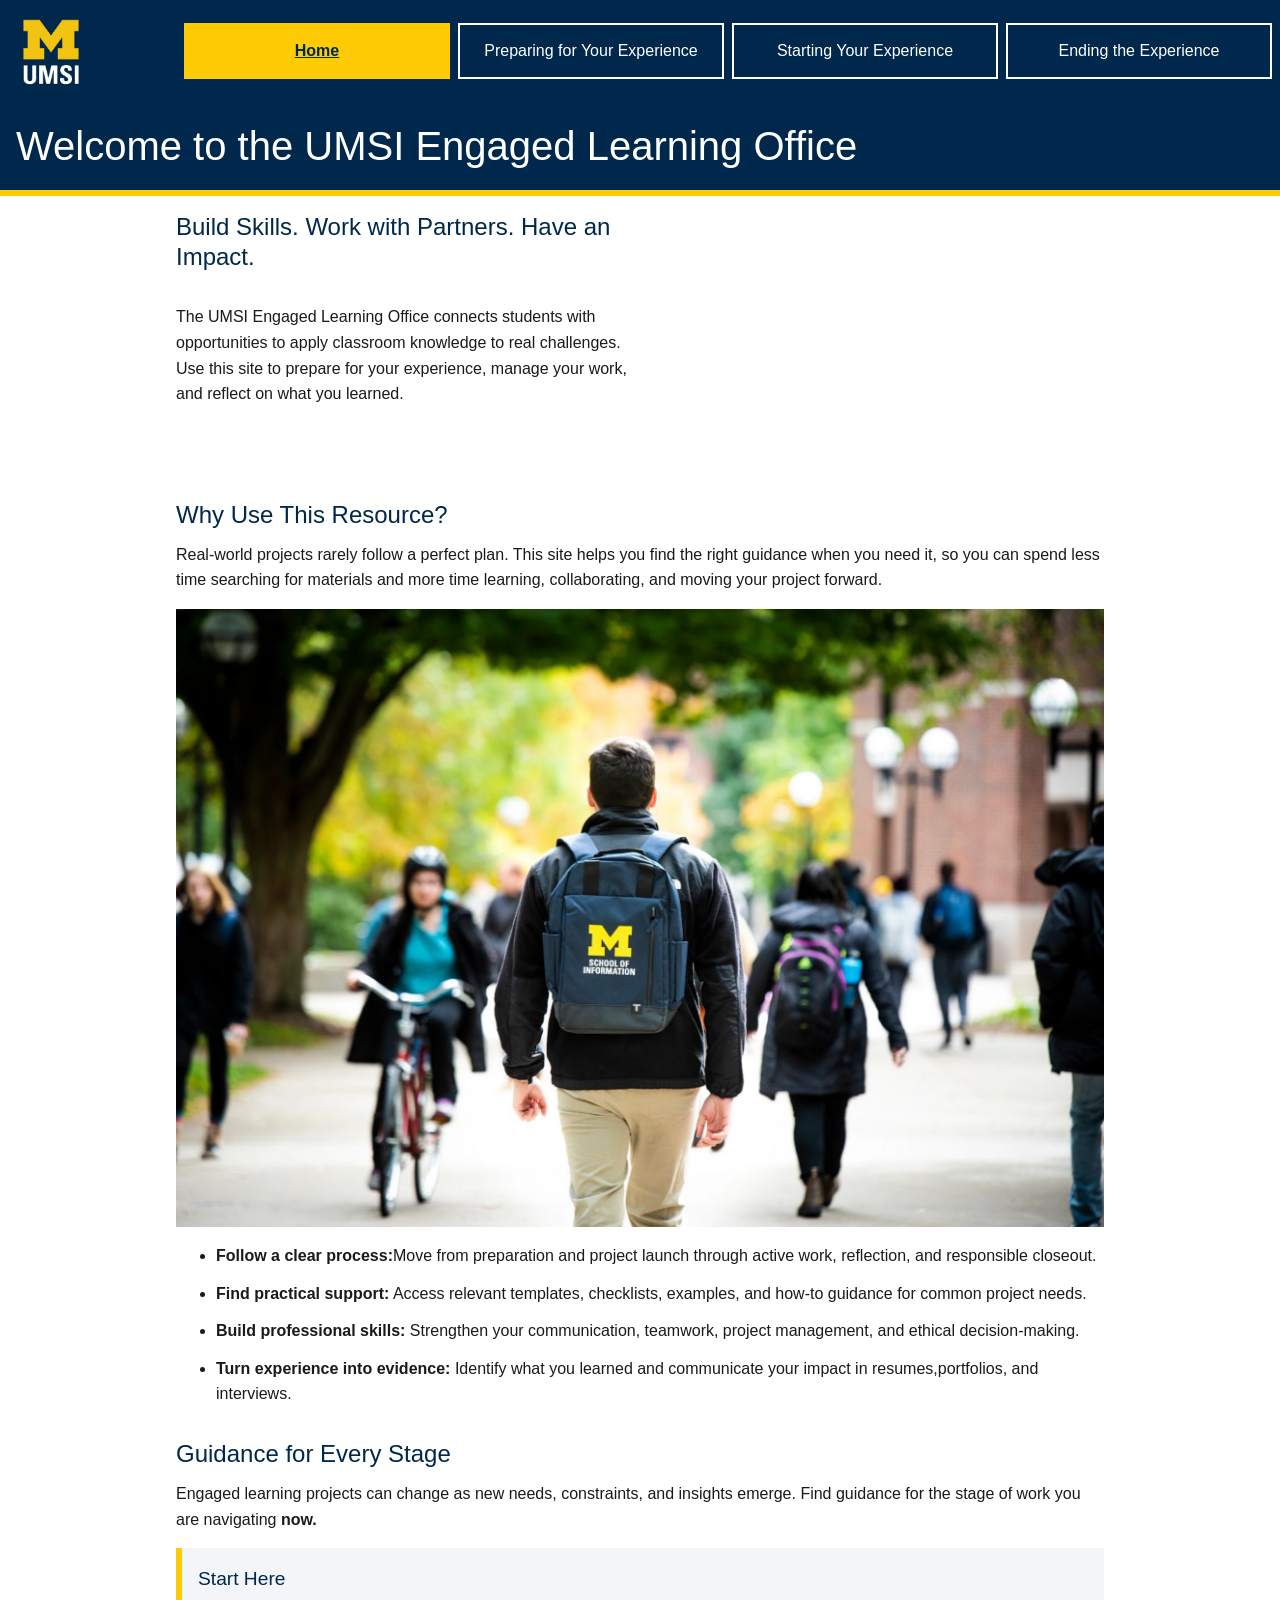
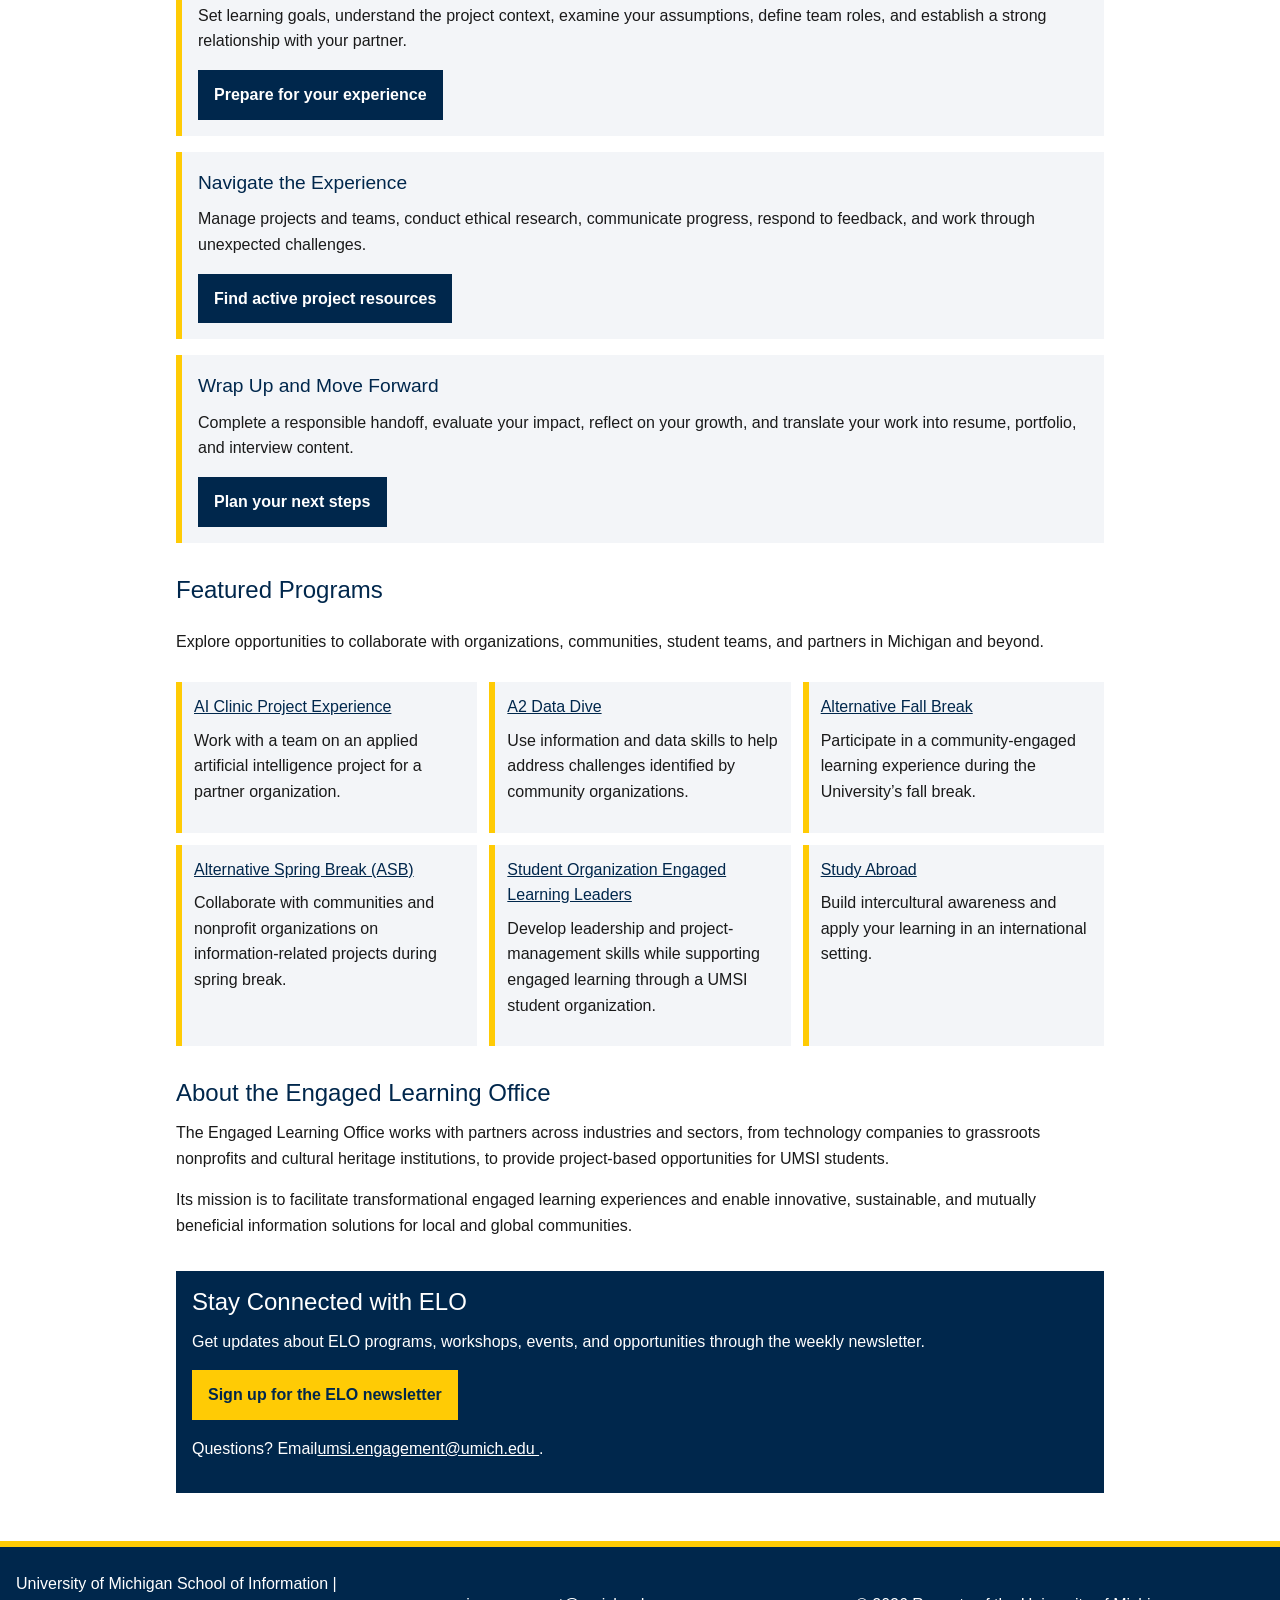
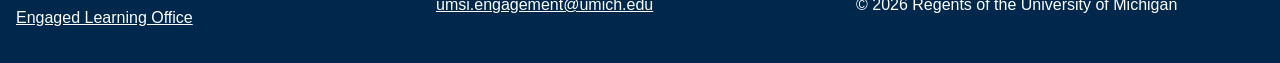
<file: index.html>
<!DOCTYPE html>
<html lang="en">
<head>
    <meta charset="UTF-8">
    <meta name="viewport" content="width=device-width, initial-scale=1.0">
    <title>Engaged Learning Resources | UMSI</title>

    <link rel="stylesheet" href="css/html5reset.css">
    <link rel="stylesheet" href="css/style.css">

</head>
<body>
    <header>
  <a href = "#main">Skip to Main Content</a>
        <img src="images/UMSI_signature_vertical_informal_solidblue.jpg" alt="UMSI Logo">
        <nav aria-label="Main">
          <button type="button" aria-expanded="false" aria-controls="menu" aria-label="menu">☰</button>  <!-- https://www.youtube.com/watch?v=pBv7igaxfQE helped me make the hamburger menu and make it accessible-->
          <ul id="menu">
              <li><a href="index.html" aria-current="page">Home</a></li>
              <li><a href="preparing.html">Preparing for Your Experience</a></li>
              <li><a href="starting.html">Starting Your Experience</a></li>
              <li><a href="ending.html">Ending the Experience</a></li>
          </ul>
      </nav>
    <h1>Welcome to the UMSI Engaged Learning Office</h1>

    </header>
    <main id="main">
    <section>
      <h2>Build Skills. Work with Partners. Have an Impact.</h2>
      <p>
       The UMSI Engaged Learning Office connects students with opportunities to apply classroom knowledge to real challenges. Use this site to prepare for your experience, manage your work, and reflect on what you learned.
      </p>

      <iframe src="https://www.youtube.com/embed/81ZO9RfIJEQ?si=tBp82YWZMl1u7CVS" title="YouTube video player" allow="accelerometer; autoplay; clipboard-write; encrypted-media; gyroscope; picture-in-picture; web-share" referrerpolicy="strict-origin-when-cross-origin" allowfullscreen></iframe>
         <!-- Note: this iframe might cause an Axe ARIA error - that's not on you that's on YouTube! -->
    </section>

<section>
    <h2>Why Use This Resource?</h2>

    <p>Real-world projects rarely follow a perfect plan. This site helps you find the right guidance when you need it, so you can spend less time searching for materials and more time learning, collaborating, and moving your project forward.
    </p>
        <img src="images/student-backpack.png" alt="A student wears a UMSI backpack in fall on the drag.">
    <ul>
        <li><strong>Follow a clear process:</strong>Move from preparation and project launch through active work, reflection, and responsible closeout.</li>
        <li><strong>Find practical support:</strong> Access relevant templates, checklists, examples, and how-to guidance for common project needs.</li>
        <li><strong>Build professional skills:</strong> Strengthen your communication, teamwork, project management, and ethical decision-making.</li>
        <li><strong>Turn experience into evidence:</strong> Identify what you learned and communicate your impact in resumes,portfolios, and interviews.</li>
    </ul>
</section>

 <section class="guidance">
    <h2>Guidance for Every Stage</h2>
    <p>Engaged learning projects can change as new needs, constraints, and insights emerge. Find guidance for the stage of work you are navigating <strong>now.</strong></p>
    <article>
      <h3>Start Here</h3>
      <p>Set learning goals, understand the project context, examine your assumptions, define team roles, and establish a strong relationship with your partner.</p>
      <a href="preparing.html">Prepare for your experience</a>
    </article>

    <article>
      <h3>Navigate the Experience</h3>
      <p>Manage projects and teams, conduct ethical research, communicate progress, respond to feedback, and work through unexpected challenges.</p>
      <a href="starting.html">Find active project resources</a>
    </article>

    <article>
      <h3>Wrap Up and Move Forward</h3>
      <p>Complete a responsible handoff, evaluate your impact, reflect on your growth, and translate your work into resume, portfolio, and interview content.</p>
      <a href="ending.html">Plan your next steps</a>
    </article>
  </section>

   <section class="programs">
    <h2>Featured Programs</h2>
    <p>Explore opportunities to collaborate with organizations, communities, student teams, and partners in Michigan and beyond.</p>
    <article>
    <h3><a href="https://mcompass.umich.edu/_portal/tds-program-brochure?programid=12810">AI Clinic Project Experience</a></h3>
    <p>Work with a team on an applied artificial intelligence project for a partner organization.</p>
    </article>

    <article>
    <h3><a href="https://mcompass.umich.edu/_portal/tds-program-brochure?programid=12556">A2 Data Dive</a></h3>
    <p>Use information and data skills to help address challenges identified by community organizations.</p>
    </article>

     <article>
      <h3><a href="https://mcompass.umich.edu/_portal/tds-program-brochure?programid=11297">Alternative Fall Break</a></h3>
      <p>Participate in a community-engaged learning experience during the University’s fall break.</p>
    </article>

    <article>
      <h3><a href="https://mcompass.umich.edu/_portal/tds-program-brochure?programid=10621">Alternative Spring Break (ASB)</a></h3>
       <p>Collaborate with communities and nonprofit organizations on information-related projects during spring break.</p>
    </article>

    <article>
      <h3><a href="https://mcompass.umich.edu/_portal/tds-program-brochure?programid=12294">Student Organization Engaged Learning Leaders</a></h3>
       <p>Develop leadership and project-management skills while supporting engaged learning through a UMSI student organization.</p>
    </article>

    <article>
      <h3><a href="https://www.si.umich.edu/student-life/study-abroad">Study Abroad</a></h3>
      <p>Build intercultural awareness and apply your learning in an international setting. </p>
    </article>
   </section>
  <section>
    <h2>About the Engaged Learning Office</h2>
    <p>The Engaged Learning Office works with partners across industries and sectors, from technology companies to grassroots nonprofits and cultural heritage institutions, to provide project-based opportunities for UMSI students.</p>
    <p>Its mission is to facilitate transformational engaged learning experiences and enable innovative, sustainable, and mutually beneficial information solutions for local and global communities.</p>
  </section>
  <aside>
    <h2>Stay Connected with ELO</h2>
    <p>Get updates about ELO programs, workshops, events, and opportunities through the weekly newsletter.</p>
    <div>
       <a href="https://umsi.info/elo-newsletter"> Sign up for the ELO newsletter</a>
    </div>
    <p>Questions? Email<a href="mailto:umsi.engagement@umich.edu">umsi.engagement@umich.edu </a>.</p>
  </aside>


        <!-- Content taken & modified from UMGPT with the prompt, "Write me a webpage of intro content to help meet the following requirements - this is for the home page": and then pasted in the client objectives & project requirements"
        UMGPT. (2026). UMGPT ( GPT-5.6 Sol September 7th version) [Large language model]. -->
    </main>
    <footer>
        <p>University of Michigan School of Information | <a href="https://www.si.umich.edu/programs/engaged-learning/about-engaged-learning-office">Engaged Learning Office </a></p>
      <address>
        <a href="mailto:umsi.engagement@umich.edu">umsi.engagement@umich.edu</a>
      </address>
      <p>&copy; <span id="year"></span> Regents of the University of Michigan</p>
    </footer>
    <script src="script.js"></script>
</body>
</html>
</file>
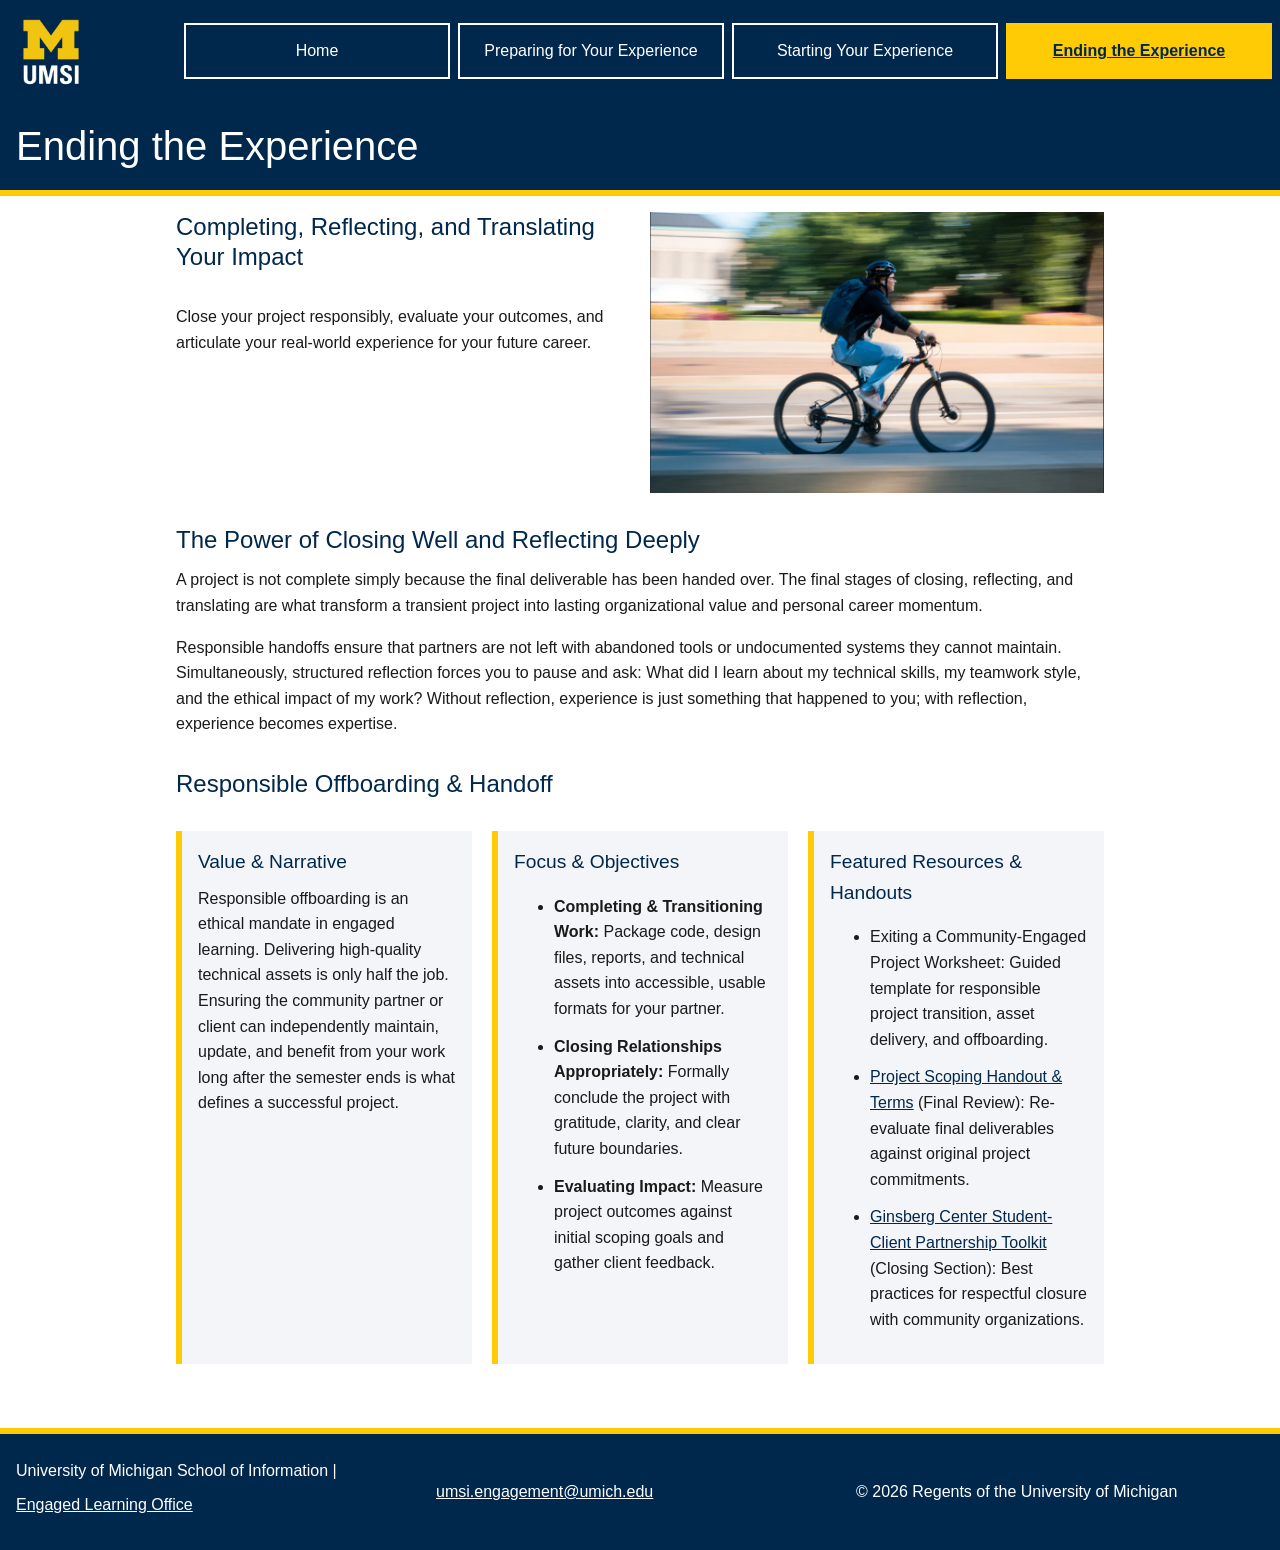
<file: ending.html>
<!DOCTYPE html>
<html lang="en">
<head>
    <meta charset="UTF-8">
    <meta name="viewport" content="width=device-width, initial-scale=1.0">
    <title>Ending the Experience | UMSI</title>
    <link rel="stylesheet" href="css/html5reset.css">
    <link rel="stylesheet" href="css/style.css">
</head>
<body>
    <header>
  <a href = "#main">Skip to Main Content</a>
        <img src="images/UMSI_signature_vertical_informal_solidblue.jpg" alt="UMSI Logo">
        <nav aria-label="Main">
          <button type="button" aria-expanded="false" aria-controls="menu" aria-label="menu">☰</button>  <!-- https://www.youtube.com/watch?v=pBv7igaxfQE helped me make the hamburger menu and make it accessible-->
          <ul id="menu">
              <li><a href="index.html">Home</a></li>
              <li><a href="preparing.html">Preparing for Your Experience</a></li>
              <li><a href="starting.html">Starting Your Experience</a></li>
              <li><a href="ending.html" aria-current="page">Ending the Experience</a></li>
          </ul>
      </nav>
    <h1>Ending the Experience</h1>

    </header>
    <main id="main">

<section>
  <h2>Completing, Reflecting, and Translating Your Impact</h2>
  <p>Close your project responsibly, evaluate your outcomes, and articulate your real-world experience for your future career.</p>
  <img src="images/student-biking.png" alt="A student rides a bicycle along a campus path past trees in autumn." width="400">
</section>

<section>
  <h2>The Power of Closing Well and Reflecting Deeply</h2>
  <p>A project is not complete simply because the final deliverable has been handed over. The final stages of closing, reflecting, and translating are what transform a transient project into lasting organizational value and personal career momentum.</p>
  <p>Responsible handoffs ensure that partners are not left with abandoned tools or undocumented systems they cannot maintain. Simultaneously, structured reflection forces you to pause and ask: What did I learn about my technical skills, my teamwork style, and the ethical impact of my work? Without reflection, experience is just something that happened to you; with reflection, experience becomes expertise.</p>
</section>

<section class="twocollumn">
  <h2>Responsible Offboarding &amp; Handoff</h2>
  <article>
    <h3>Value &amp; Narrative</h3>
    <p>Responsible offboarding is an ethical mandate in engaged learning. Delivering high-quality technical assets is only half the job. Ensuring the community partner or client can independently maintain, update, and benefit from your work long after the semester ends is what defines a successful project.</p>
  </article>

  <article>
    <h3>Focus &amp; Objectives</h3>
    <ul>
      <li><strong>Completing &amp; Transitioning Work:</strong> Package code, design files, reports, and technical assets into accessible, usable formats for your partner.</li>
      <li><strong>Closing Relationships Appropriately:</strong> Formally conclude the project with gratitude, clarity, and clear future boundaries.</li>
      <li><strong>Evaluating Impact:</strong> Measure project outcomes against initial scoping goals and gather client feedback.</li>
    </ul>
  </article>

  <article>
    <h3>Featured Resources &amp; Handouts</h3>
    <ul>
      <li>Exiting a Community-Engaged Project Worksheet: Guided template for responsible project transition, asset delivery, and offboarding.</li>
      <li><a href="https://docs.google.com/document/d/1TrEDolwmOIlXgYgAP9VvlOGoYOwFfe6KxzZOgZSVYVw/edit?usp=drive_link">Project Scoping Handout &amp; Terms</a> (Final Review): Re-evaluate final deliverables against original project commitments.</li>
      <li><a href="https://ginsberg.umich.edu/node/135">Ginsberg Center Student-Client Partnership Toolkit</a> (Closing Section): Best practices for respectful closure with community organizations.</li>
    </ul>
  </article>
</section>

    </main>
    <footer>
        <p>University of Michigan School of Information | <a href="https://www.si.umich.edu/programs/engaged-learning/about-engaged-learning-office">Engaged Learning Office </a></p>
      <address>
        <a href="mailto:umsi.engagement@umich.edu">umsi.engagement@umich.edu</a>
      </address>
      <p>&copy; <span id="year"></span> Regents of the University of Michigan</p>
    </footer>
    <script src="script.js"></script>
</body>
</html>
</file>
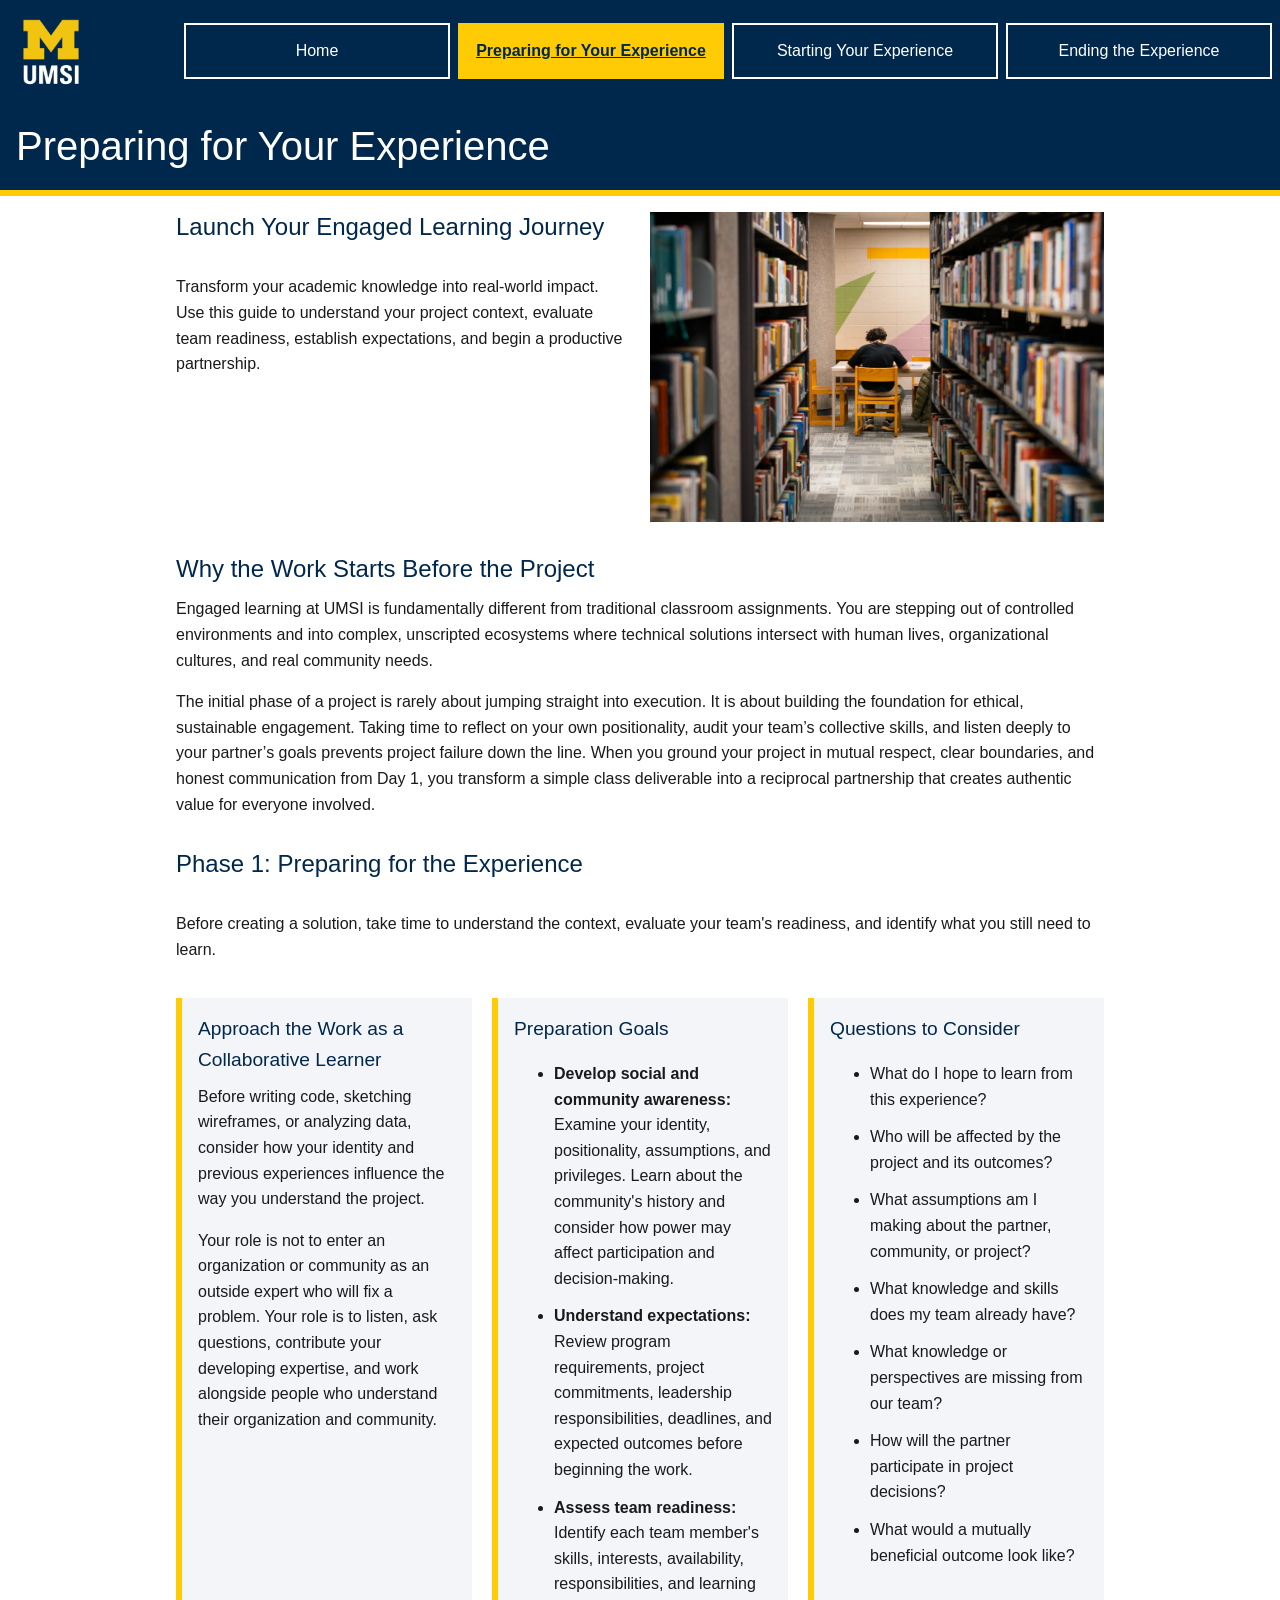
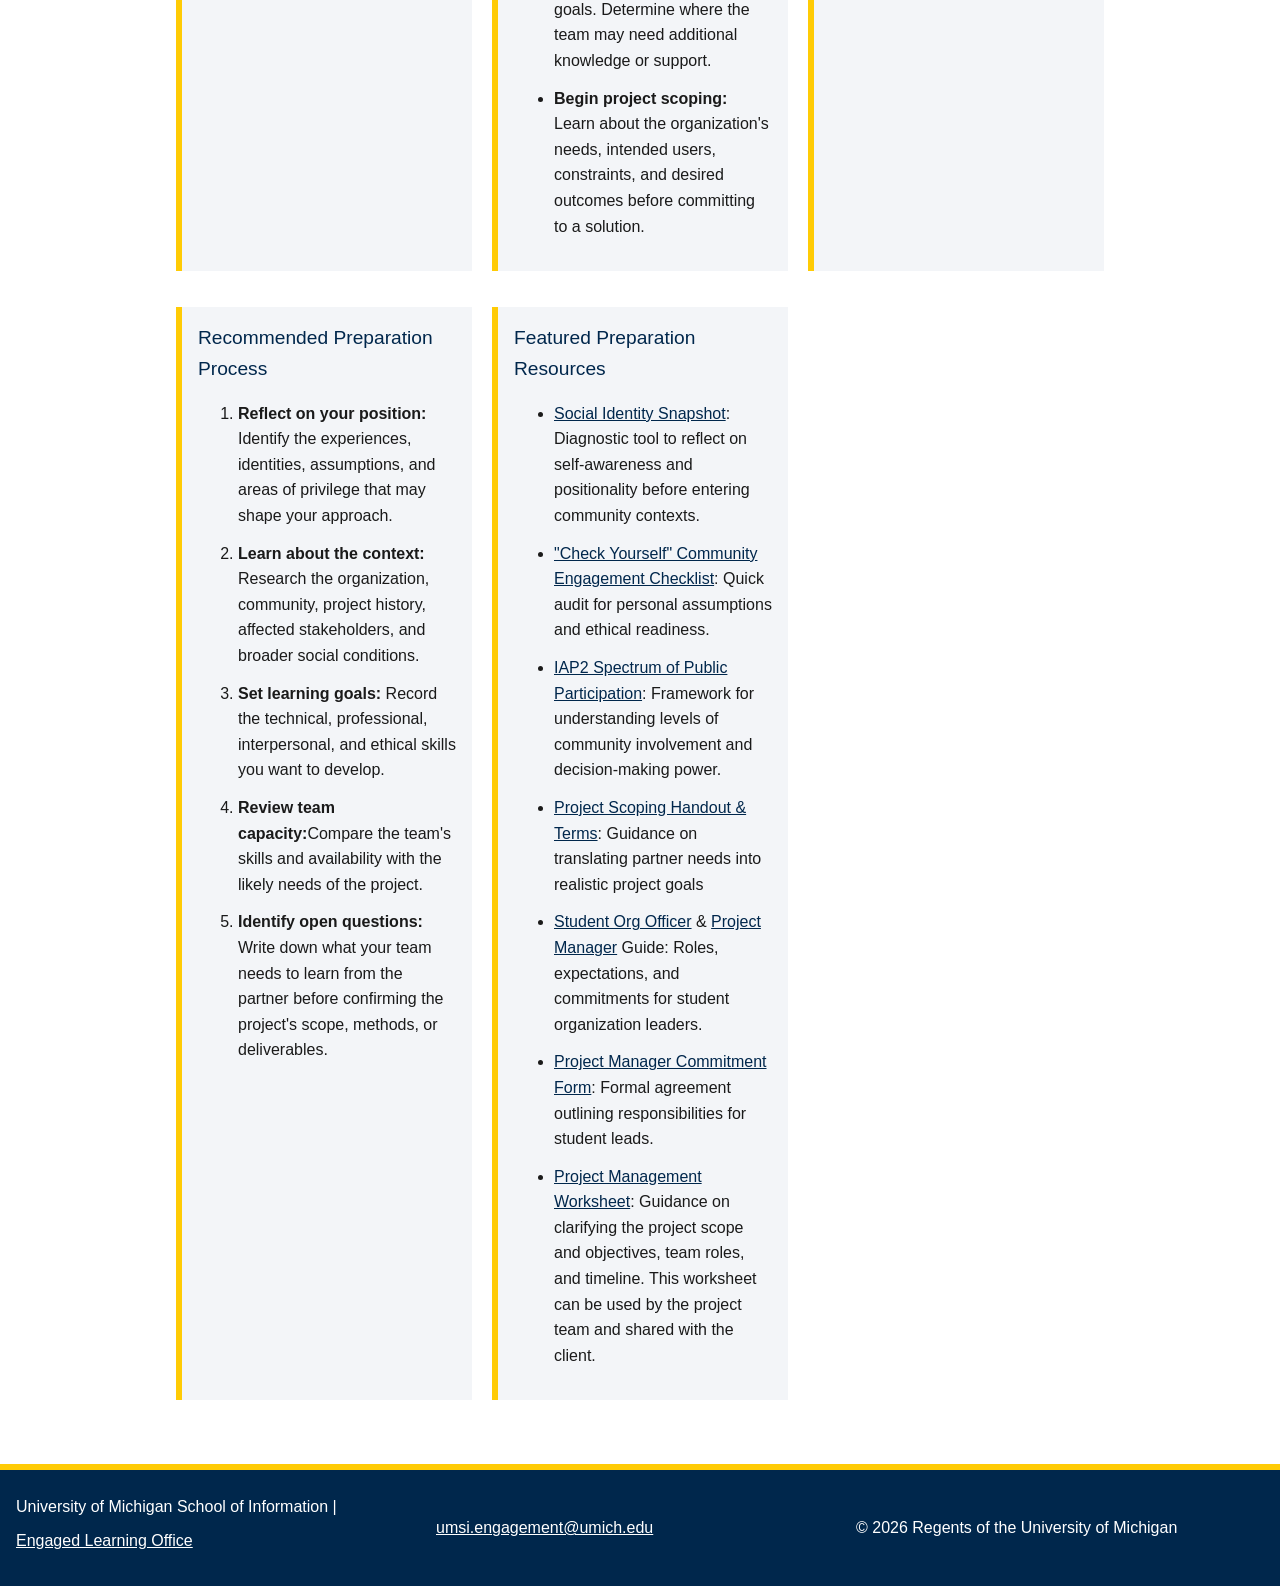
<file: preparing.html>
<!DOCTYPE html>
<html lang="en">
<head>
    <meta charset="UTF-8">
    <meta name="viewport" content="width=device-width, initial-scale=1.0">
    <title>Preparing for Your Experience | UMSI</title>
    <link rel="stylesheet" href="css/html5reset.css">
    <link rel="stylesheet" href="css/style.css">

</head>
<body>
    <header>

  <a href = "#main">Skip to Main Content</a>
        <img src="images/UMSI_signature_vertical_informal_solidblue.jpg" alt="UMSI Logo">
        <nav aria-label="Main">
          <button type="button" aria-expanded="false" aria-controls="menu" aria-label="menu">☰</button>  <!-- https://www.youtube.com/watch?v=pBv7igaxfQE helped me make the hamburger menu and make it accessible-->
          <ul id="menu">
              <li><a href="index.html">Home</a></li>
              <li><a href="preparing.html" aria-current="page">Preparing for Your Experience</a></li>
              <li><a href="starting.html">Starting Your Experience</a></li>
              <li><a href="ending.html">Ending the Experience</a></li>
          </ul>
      </nav>
    <h1>Preparing for Your Experience</h1>
  </header>
<main id="main">
  
<section>
  <h2>Launch Your Engaged Learning Journey</h2>
  <p>Transform your academic knowledge into real-world impact. Use this guide to understand your project context, evaluate team readiness, establish expectations, and begin a productive partnership.</p>
  <img src="images/student-library.png" alt="A student sits alone at a table between library shelves, taking notes." width="400">
</section>

<section>
  <h2>Why the Work Starts Before the Project</h2>
  <p>Engaged learning at UMSI is fundamentally different from traditional classroom assignments. You are stepping out of controlled environments and into complex, unscripted ecosystems where technical solutions intersect with human lives, organizational cultures, and real community needs.</p>
  <p>The initial phase of a project is rarely about jumping straight into execution. It is about building the foundation for ethical, sustainable engagement. Taking time to reflect on your own positionality, audit your team’s collective skills, and listen deeply to your partner’s goals prevents project failure down the line. When you ground your project in mutual respect, clear boundaries, and honest communication from Day 1, you transform a simple class deliverable into a reciprocal partnership that creates authentic value for everyone involved.</p>


</section>

<section class="twocollumn">
  <h2>Phase 1: Preparing for the Experience</h2>
  <p>Before creating a solution, take time to understand the context, evaluate your team's readiness, and identify what you still need to learn.</p>
  <article>
    <h3>Approach the Work as a Collaborative Learner</h3>
    <p>Before writing code, sketching wireframes, or analyzing data, consider how your identity and previous experiences influence the way you understand the project.</p>
    <p>Your role is not to enter an organization or community as an outside expert who will fix a problem. Your role is to listen, ask questions, contribute your developing expertise, and work alongside people who understand their organization and community.</p>
  </article>

  <article>
    <h3>Preparation Goals</h3>
    <ul>
      <li><strong>Develop social and community awareness:</strong> Examine your identity, positionality, assumptions, and privileges. Learn about the community's history and consider how power may affect participation and decision-making.
      </li>
      <li><strong>Understand expectations:</strong> Review program requirements, project commitments, leadership responsibilities, deadlines, and expected outcomes before beginning the work.</li>
      <li><strong>Assess team readiness:</strong> Identify each team member's skills, interests, availability, responsibilities, and learning goals. Determine where the team may need additional knowledge or support.</li>
      <li><strong>Begin project scoping:</strong> Learn about the organization's needs, intended users, constraints, and desired outcomes before committing to a solution.
      </li>
    </ul>
  </article>

  <article>
    <h3>Questions to Consider</h3>
    <ul>
      <li>What do I hope to learn from this experience?</li>
      <li>Who will be affected by the project and its outcomes?</li>
      <li>What assumptions am I making about the partner, community, or project?</li>
      <li>What knowledge and skills does my team already have?</li>
      <li>What knowledge or perspectives are missing from our team?</li>
      <li>How will the partner participate in project decisions?</li>
      <li>What would a mutually beneficial outcome look like?</li>
    </ul>
  </article>

  <article>
    <h3>Recommended Preparation Process</h3>
    <ol>
      <li><strong>Reflect on your position:</strong> Identify the experiences, identities, assumptions, and areas of privilege that may shape your approach.</li>
      <li><strong>Learn about the context:</strong> Research the organization, community, project history, affected stakeholders, and broader social conditions.</li>
      <li><strong>Set learning goals:</strong> Record the technical, professional, interpersonal, and ethical skills you want to develop.</li>
      <li><strong>Review team capacity:</strong>Compare the team's skills and availability with the likely needs of the project. </li>
      <li><strong>Identify open questions:</strong> Write down what your team needs to learn from the partner before confirming the project's scope, methods, or deliverables.
      </li>
    </ol>
  </article>

  <article>
    <h3>Featured Preparation Resources</h3>
    <ul>
      <li><a href="https://sites.lsa.umich.edu/equitable-teaching/social-identity-snapshot">Social Identity Snapshot</a>: Diagnostic tool to reflect on self-awareness and positionality before entering community contexts.</li>
      <li><a href="https://docs.google.com/document/d/1Qt9YeStVwDHjwJhOLAz42JSNQR2lFMurdUtxtdrGkuc/edit?tab=t.0#heading=h.ch0bvccjkrzn">"Check Yourself" Community Engagement Checklist</a>: Quick audit for personal assumptions and ethical readiness.</li>
      <li><a href="https://drive.google.com/file/d/1zc1RNlrDxV51-muOERdDTnINQcquJpOA/view?usp=sharing">IAP2 Spectrum of Public Participation</a>: Framework for understanding levels of community involvement and decision-making power.</li>
      <li><a href="https://docs.google.com/document/d/1TrEDolwmOIlXgYgAP9VvlOGoYOwFfe6KxzZOgZSVYVw/edit?usp=drive_link">Project Scoping Handout & Terms</a>: Guidance on translating partner needs into realistic project goals</li>
      <li><a href="https://docs.google.com/document/d/1AexsV_JeSd0kRUBbcifZpfBu6y6Zi8Y0iJScp1I3gkM/edit?usp=drive_link">Student Org Officer</a> & <a href="https://docs.google.com/document/u/0/d/1uwOOS0TrXWzcSShj8DUFpckWo0t1UNu_Q7WVbZnLhX0/edit">Project Manager</a> Guide: Roles, expectations, and commitments for student organization leaders.</li>
      <li><a href="https://docs.google.com/document/d/1U4lCNGyWKJ3C2i_VgFqAR45Z4zF1FehuthuqT-M2wdI/edit?usp=drive_link">Project Manager Commitment Form</a>: Formal agreement outlining responsibilities for student leads.</li>
      <li><a href="https://docs.google.com/document/d/1twc-7TYWmb_PNrOBiDI1NuJqJAuhluTICr22GRd_NLc/edit?usp=drive_link">Project Management Worksheet</a>: Guidance on clarifying the project scope and objectives, team roles, and timeline. This worksheet can be used by the project team and shared with the client.</li>
    </ul>
  </article>
</section>
<!-- Content taken & modified from UMGPT with the prompt, "for the same content write me some intro content and resources for a prep page using the ELO content below" - this was after I had asked for content for the home page. " UMGPT. (2026). UMGPT ( GPT-5.6 Sol September 7th version) [Large language model]. -->
</main>
<footer>
        <p>University of Michigan School of Information | <a href="https://www.si.umich.edu/programs/engaged-learning/about-engaged-learning-office">Engaged Learning Office </a></p>
      <address>
        <a href="mailto:umsi.engagement@umich.edu">umsi.engagement@umich.edu</a>
      </address>
      <p>&copy; <span id="year"></span> Regents of the University of Michigan</p>
    </footer>
    <script src="script.js"></script>
</body>

</html>
</file>
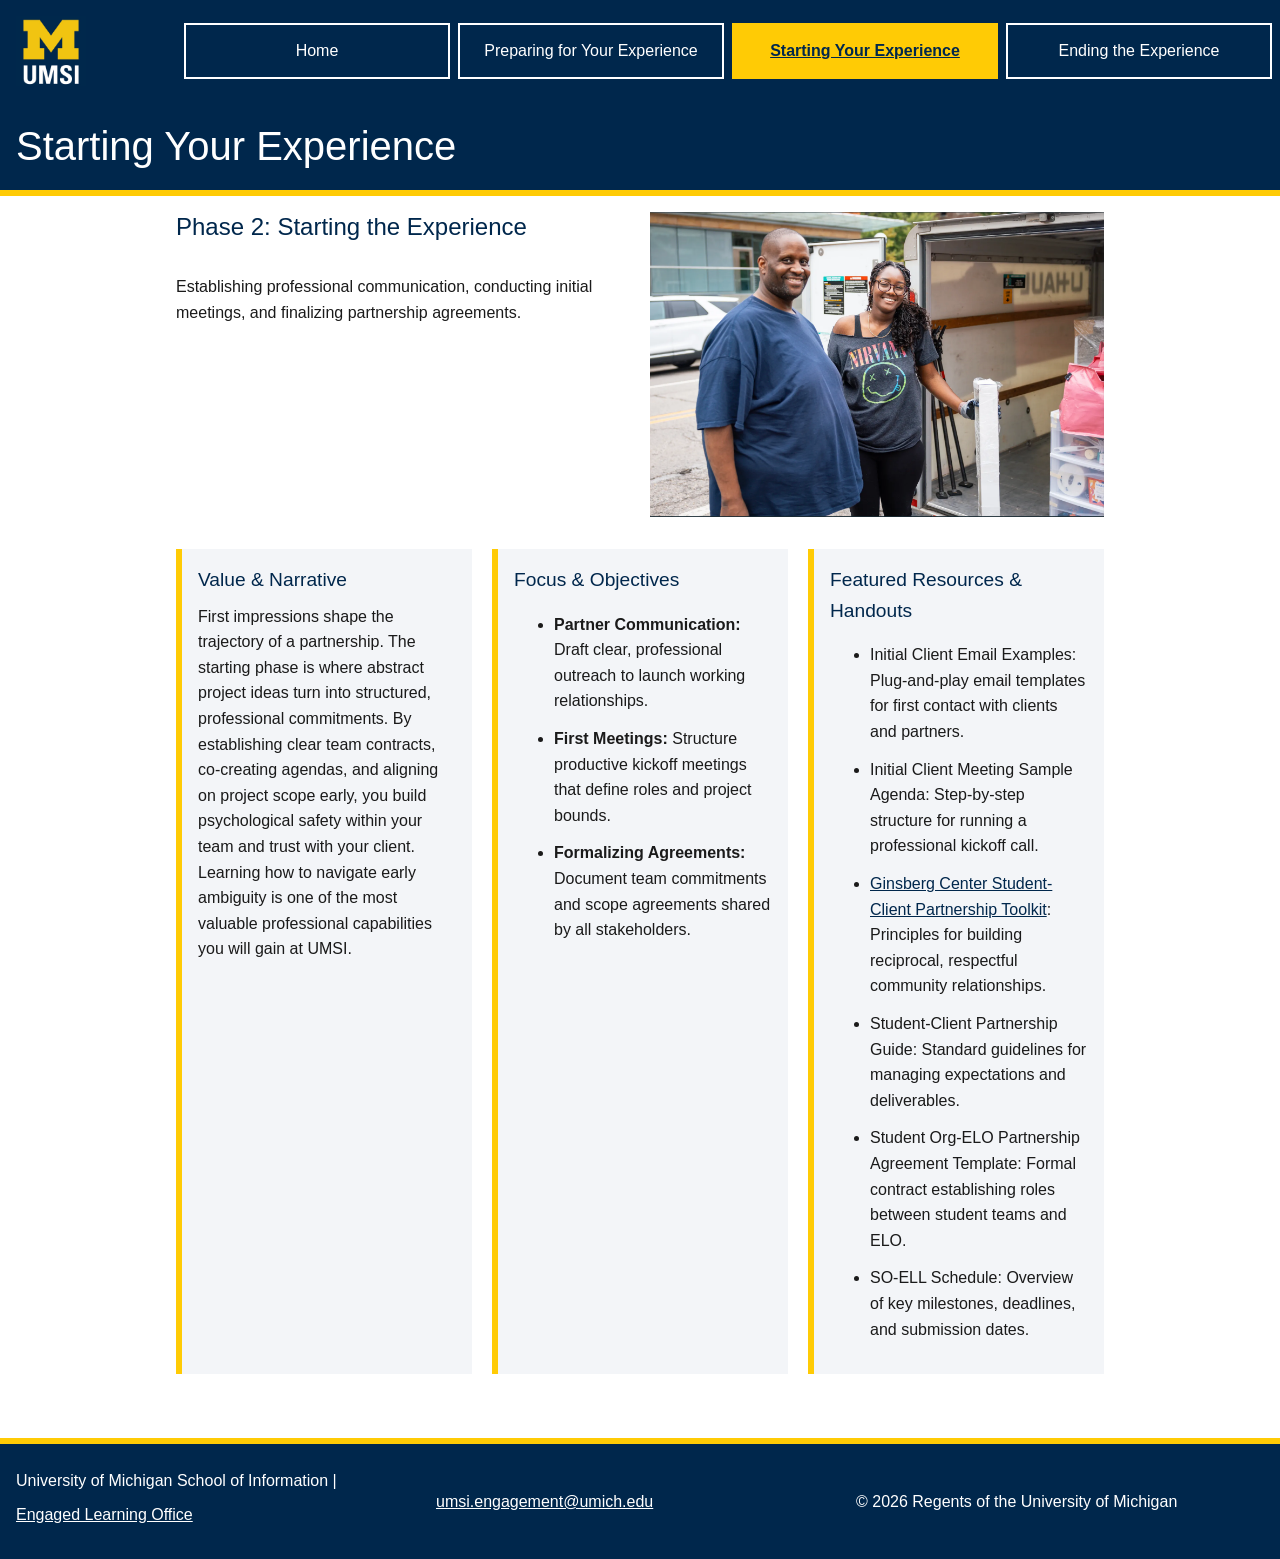
<file: starting.html>
<!DOCTYPE html>
<html lang="en">
<head>
    <meta charset="UTF-8">
    <meta name="viewport" content="width=device-width, initial-scale=1.0">
    <title>Starting Your Experience | UMSI</title>

    <link rel="stylesheet" href="css/html5reset.css">
    <link rel="stylesheet" href="css/style.css">
</head>
<body>

    <header>
  <a href = "#main">Skip to Main Content</a>
        <img src="images/UMSI_signature_vertical_informal_solidblue.jpg" alt="UMSI Logo">
        <nav aria-label="Main">
          <button type="button" aria-expanded="false" aria-controls="menu" aria-label="menu">☰</button>  <!-- https://www.youtube.com/watch?v=pBv7igaxfQE helped me make the hamburger menu and make it accessible-->
          <ul id="menu">
              <li><a href="index.html">Home</a></li>
              <li><a href="preparing.html">Preparing for Your Experience</a></li>
              <li><a href="starting.html" aria-current="page">Starting Your Experience</a></li>
              <li><a href="ending.html">Ending the Experience</a></li>
          </ul>
      </nav>
    <h1>Starting Your Experience</h1>

    </header>
    <main id="main">

<section>
  <h2>Phase 2: Starting the Experience</h2>
  <p>Establishing professional communication, conducting initial meetings, and finalizing partnership agreements.</p>
  <img src="images/student-movein.png" alt="Students walk with backpacks through a large hall with a vaulted wood ceiling during move-in." width="400">
</section>

<section class="twocollumn">
  <article>
    <h3>Value &amp; Narrative</h3>
    <p>First impressions shape the trajectory of a partnership. The starting phase is where abstract project ideas turn into structured, professional commitments. By establishing clear team contracts, co-creating agendas, and aligning on project scope early, you build psychological safety within your team and trust with your client. Learning how to navigate early ambiguity is one of the most valuable professional capabilities you will gain at UMSI.</p>
  </article>

  <article>
    <h3>Focus &amp; Objectives</h3>
    <ul>
      <li><strong>Partner Communication:</strong> Draft clear, professional outreach to launch working relationships.</li>
      <li><strong>First Meetings:</strong> Structure productive kickoff meetings that define roles and project bounds.</li>
      <li><strong>Formalizing Agreements:</strong> Document team commitments and scope agreements shared by all stakeholders.</li>
    </ul>
  </article>

  <article>
    <h3>Featured Resources &amp; Handouts</h3>
    <ul>
      <li>Initial Client Email Examples: Plug-and-play email templates for first contact with clients and partners.</li>
      <li>Initial Client Meeting Sample Agenda: Step-by-step structure for running a professional kickoff call.</li>
      <li><a href="https://ginsberg.umich.edu/node/135">Ginsberg Center Student-Client Partnership Toolkit</a>: Principles for building reciprocal, respectful community relationships.</li>
      <li>Student-Client Partnership Guide: Standard guidelines for managing expectations and deliverables.</li>
      <li>Student Org-ELO Partnership Agreement Template: Formal contract establishing roles between student teams and ELO.</li>
      <li>SO-ELL Schedule: Overview of key milestones, deadlines, and submission dates.</li>
    </ul>
  </article>
</section>

    </main>
    <footer>
        <p>University of Michigan School of Information | <a href="https://www.si.umich.edu/programs/engaged-learning/about-engaged-learning-office">Engaged Learning Office </a></p>
      <address>
        <a href="mailto:umsi.engagement@umich.edu">umsi.engagement@umich.edu</a>
      </address>
      <p>&copy; <span id="year"></span> Regents of the University of Michigan</p>
    </footer>
    <script src="script.js"></script>
</body>
</html>
</file>
<file: css/style.css>
html {
  height: 100%;
}

body {
  font-family: Arial, Helvetica, sans-serif;
  line-height: 1.6;
  color: #1a1a1a;
  background: #fff;
  display: grid;
  grid-template-rows: auto 1fr auto;
  min-height: 100%;
}

a {
  color: #00274C;
}

a:hover {
  background: #FFCB05;
}

a:focus {
  outline: 0.2rem solid #00274C;
  outline-offset: 0.15rem;
}

header > a:first-child {
  position: absolute;
  left: -20rem;
  top: 0;
  padding: 0.75rem 1rem;
  background: #FFCB05;
  color: #00274C;
  font-weight: bold;
}

header > a:first-child:focus {
  left: 0;
}

header img {
  width: 40%;
  max-width: 9rem;
  height: auto;
  margin: 1rem;
}

nav {
  background: #00274C;
  padding: 0.5rem;
}

nav ul {
  list-style: none;
  margin: 0;
  padding: 0;
  display: grid;
  grid-template-columns: 1fr 1fr;
  gap: 0.5rem;
}

nav li {
  display: flex;
}

nav a {
  flex: 1;
  display: flex;
  align-items: center;
  justify-content: center;
  min-height: 3.5rem;
  padding: 0.5rem;
  text-align: center;
  text-decoration: none;
  color: #fff;
  border: 0.15rem solid #fff;
}

nav a:hover {
  background: #fff;
  color: #00274C;
}

nav a:focus {
  outline-color: #FFCB05;
}

nav a[aria-current="page"] {
  background: #FFCB05;
  color: #00274C;
  border-color: #FFCB05;
  font-weight: bold;
  text-decoration: underline;
}

h1 {
  font-size: 1.75rem;
  line-height: 1.2;
  color: #00274C;
  padding: 1.25rem 1rem;
  border-bottom: 0.4rem solid #FFCB05;
}

main {
  padding: 1rem;
  max-width: 60rem;
  margin: 0 auto;
}

main section {
  margin-bottom: 2rem;
}

h2 {
  font-size: 1.5rem;
  line-height: 1.25;
  color: #00274C;
  margin-bottom: 0.75rem;
}

h3 {
  font-size: 1.2rem;
  color: #00274C;
  margin-bottom: 0.5rem;
}

p {
  margin-bottom: 1rem;
}

main ul, main ol {
  margin-bottom: 1rem;
}

main li {
  margin-bottom: 0.75rem;
}

main img {
  width: 100%;
  height: auto;
  margin: 1rem 0;
}

iframe {
  width: 100%;
  height: auto;
  aspect-ratio: 16 / 9;
  margin: 1rem 0;
}

main article {
  background: #f3f5f8;
  border-left: 0.4rem solid #FFCB05;
  padding: 1rem;
  margin-bottom: 1rem;
}

.programs {
  display: grid;
  grid-template-columns: 1fr 1fr;
  gap: 0.75rem;
}

.programs > h2, .programs > p {
  grid-column: 1 / 3;
}

.programs article {
  margin-bottom: 0;
  padding: 0.75rem;
}

.programs h3 {
  font-size: 1rem;
}

main article > a {
  display: inline-block;
  padding: 0.75rem 1rem;
  background: #00274C;
  color: #fff;
  font-weight: bold;
  text-decoration: none;
}

main article > a:hover {
  background: #FFCB05;
  color: #00274C;
}

aside {
  background: #00274C;
  color: #fff;
  padding: 1rem;
  margin-bottom: 2rem;
}

aside h2, aside a {
  color: #fff;
}

aside a:hover {
  color: #00274C;
}

aside a:focus {
  outline-color: #FFCB05;
}

aside div a {
  display: inline-block;
  padding: 0.75rem 1rem;
  background: #FFCB05;
  color: #00274C;
  font-weight: bold;
  text-decoration: none;
  margin-bottom: 1rem;
}

aside div a:hover {
  background: #fff;
}

footer {
  background: #00274C;
  color: #fff;
  padding: 1.5rem 1rem;
  display: grid;
  grid-template-columns: 1fr;
  gap: 0.75rem;
  border-top: 0.4rem solid #FFCB05;
}

footer p {
  margin-bottom: 0;
}

footer address {
  font-style: normal;
}

footer a {
  color: #fff;
  display: inline-block;
  padding: 0.5rem 0;
}

footer a:hover {
  color: #00274C;
}

footer a:focus {
  outline-color: #FFCB05;
}

#menu {
  display: none;
}
#menu.open {
  display: grid;
}
button {
  color: #ffffff;
  background-color: #00274C;
  min-height: 3rem;
  width: 10%;
  border: solid white;
}
button:hover {
  color:  #00274C;
  background-color:#FFCB05;
  border: solid white;
}
@media (prefers-reduced-motion: reduce) {
  * {
    animation: none;
    transition: none;
  }
}

@media (min-width: 800px ) {
  nav ul {
    grid-template-columns: repeat(4, 1fr);
  }
  h1 {
    font-size: 35px;
  }
  main section:first-of-type {
    display: grid;
    grid-template-columns: repeat(2, 1fr);
    gap: 20px;
    align-content: start;
    grid-template-rows: auto 1fr;
  }
  main section:first-of-type img {
    grid-row: 1 / span 2;
    grid-column: 2;
    margin: 0;
  }
  main section:first-of-type iframe {
    grid-row: 1 / span 2;
    grid-column: 2;
    margin: 0;
  }
  .programs > h2 {
    grid-column: 1 / -1; /*found this trick on css-tricks.com */
  }
  .programs > p {
    grid-column: 1 / -1;
  }
    .programs {
      grid-template-columns: repeat(3, 1fr);
    }
    .twocollumn {
        display: grid;
        grid-template-columns: repeat(2, 1fr);
        gap: 20px;
      }
      .twocollumn > h2 {
        grid-column: 1 / -1;
      }
      .twocollumn > h3 {
        grid-column: 1 / -1; 
      }
      .twocollumn > p {
        grid-column: 1 / -1;
      }
      header {
        display: grid;
        grid-template-columns: auto 1fr;
        background: #00274C;
        align-items: center;
      }
      header > h1{
        grid-column: 1 / -1;
      }
      h1 {
        color: white;
      }
      footer {
        display: grid;
        grid-template-columns: repeat(3, 1fr);
        align-items: center;
      }
      #menu {
        display: grid;
      }
      button {
        display: none;
      }
}

@media (min-width: 1000px ) {
  h1 {
    font-size: 40px;
  }
  .guidance {
    grid-template-columns: repeat(3, 1fr);
  }
  .guidance > h2 {
    grid-column: 1 / -1;
  }
  .guidance > p {
    grid-column: 1 / -1;
  }
  .twocollumn {
    display: grid;
    grid-template-columns: repeat(3, 1fr);
  }
}

.squirrel {
  width: 200px;
}
</file>
